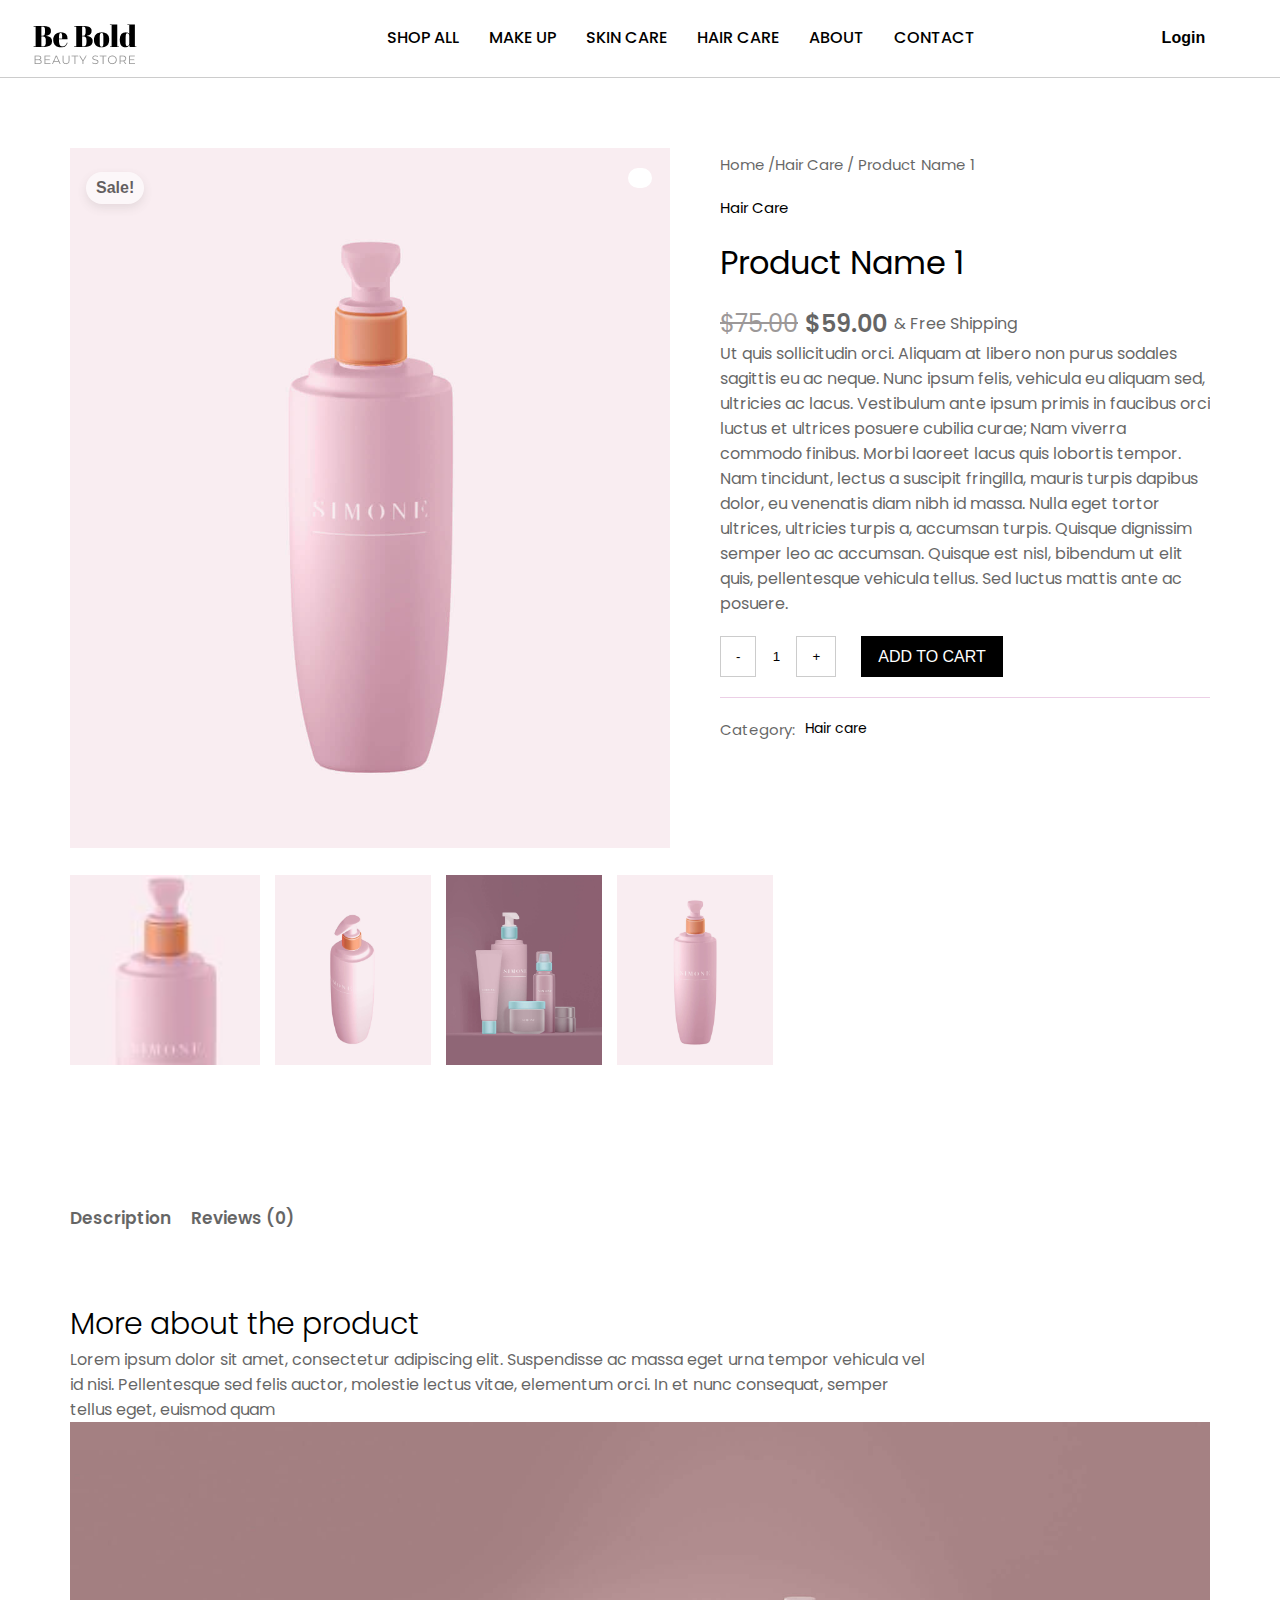
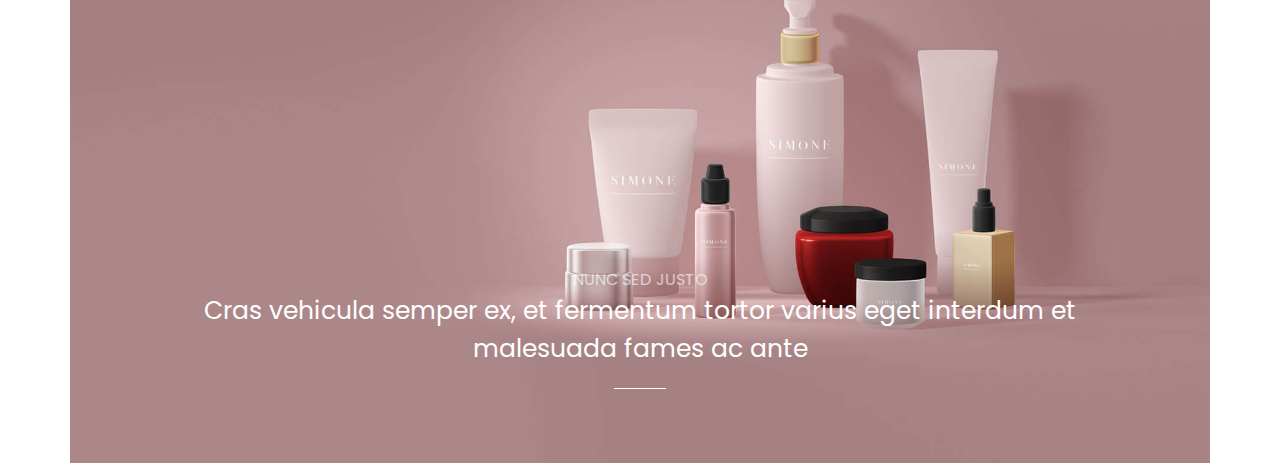
<file: pages/product.html>
<!DOCTYPE html>
<html lang="en">
<head>
    <meta charset="UTF-8">
    <meta name="viewport" content="width=device-width, initial-scale=1.0">
    <link rel="stylesheet" href="./product.css">
    <link
      rel="stylesheet"
      href="https://cdnjs.cloudflare.com/ajax/libs/font-awesome/6.5.1/css/all.min.css"
      integrity="sha512-DTOQO9RWCH3ppGqcWaEA1BIZOC6xxalwEsw9c2QQeAIftl+Vegovlnee1c9QX4TctnWMn13TZye+giMm8e2LwA=="
      crossorigin="anonymous"
      referrerpolicy="no-referrer"
    />
    <title>Document</title>
</head>
<body>
    <div class="header">
        <div class="header_left">
          <img src="../assets/logo.png" />
        </div>
        <div class="header_center">
          <ul class="list">
            <li>
              <a href="#">SHOP ALL</a>
            </li>
            <li>
              <a href="#">MAKE UP</a>
            </li>
            <li>
              <a href="#">SKIN CARE</a>
            </li>
            <li>
              <a href="#">HAIR CARE</a>
            </li>
            <li>
              <a href="#">ABOUT</a>
            </li>
            <li>
              <a href="#">CONTACT</a>
            </li>
          </ul>
        </div>
        <div class="header_right">
          <div class="button_wrap">
            <button>Login</button>
            <i class="fa-solid fa-cart-shopping"></i>
          </div>
        </div>
    </div>
    <div class="info_product">
        <div class="pro_img">
            <div class="main_img">
                <img src="../assets/product-04-a.jpg">
                <button class="main_pro_sales">
                    Sale!
                </button>
                <button class="find">
                    <i class="fa-solid fa-magnifying-glass"></i>
                </button>
            </div>
            <div class="about_img">
                <img src="../assets/product-04-b-100x100.jpg">
                <img src="../assets/product-04-c.jpg">
                <img src="../assets/product-bg-08.jpg">
                <img src="../assets/product-04-a.jpg">
            </div>
        </div>
        <div class="main_info">
            <div class="chose_about">
                <a href="#">Home</a>
                <p> / </p>
                <a href="#">Hair Care</a>
                <p>/ Product Name 1</p>
            </div>
            <a class="chose_here_a" href="#">Hair Care</a>
            <h1 class="main_info_h1">
                Product Name 1
            </h1>
            <div class="main_info_pay">
                <p class="pay_pro_old">
                    $75.00
                </p>
                <p class="pay_pro_new">
                    $59.00
                </p>
                <p class="promotion">
                    & Free Shipping
                </p>
            </div>
            <p class="main_info_text">
                Ut quis sollicitudin orci. Aliquam at libero non purus sodales sagittis eu ac neque. Nunc ipsum felis, vehicula eu aliquam sed, ultricies ac lacus. Vestibulum ante ipsum primis in faucibus orci luctus et ultrices posuere cubilia curae; Nam viverra commodo finibus. Morbi laoreet lacus quis lobortis tempor. Nam tincidunt, lectus a suscipit fringilla, mauris turpis dapibus dolor, eu venenatis diam nibh id massa.
                Nulla eget tortor ultrices, ultricies turpis a, accumsan turpis. Quisque dignissim semper leo ac accumsan. Quisque est nisl, bibendum ut elit quis, pellentesque vehicula tellus. Sed luctus mattis ante ac posuere.
            </p>
            <div class="puschase">
                <div class="de_increase">
                    <button class="decrease_button">-</button>
                    <input type="text" class="pus_input" value="1">
                    <button class="increase_button">+</button>
                </div>
                <button class="pro_addtocart">ADD TO CART</button>
            </div>
            <hr class="main_info_hr">
            <div class="category_link">
                <p class="category">Category:</p>
                <a class="category_a" href="#">Hair care</a>
            </div>
        </div>
    </div>
    <div class="des_and_rev">
      <div class="description">
        Description
      </div>
      <div class="reviews">
        Reviews (0)
      </div>
    </div>
    <div class="more_product">
      <h1 class="more_pro_tiles">
        More about the product
      </h1>
      <p class="more_pro_text">
        Lorem ipsum dolor sit amet, consectetur adipiscing elit. Suspendisse ac massa eget urna tempor vehicula vel id nisi. Pellentesque sed felis auctor, molestie lectus vitae, elementum orci. In et nunc consequat, semper tellus eget, euismod quam
      </p>
      <div class="more_pro_banner">
        <img src="../assets/hero.jpg">
        <div class="more_img_content">
          <p class="more_content_p">
            NUNC SED JUSTO
          </p>
          <h2 class="more_content_h2">
            Cras vehicula semper ex, et fermentum tortor varius eget interdum et malesuada fames ac ante
          </h2>
          <hr class="more_content_hr">
        </div>
      </div>
    </div>
</body>
</html>
</file>
<file: pages/product.css>
@import url('https://fonts.googleapis.com/css2?family=Poppins:wght@300;400;500;600;700;800&display=swap');
*{
    margin: 0;
    padding: 0;
    box-sizing: border-box;
    border: none;
    outline: none;
    list-style: none;
}
html{
    font-family: "Poppins", sans-serif;
}
a{
    text-decoration: none;
    color: unset;
}
.header{
    padding: 8px;
    background-color: #fff;
    border-bottom:1px solid #ccc;
    padding-bottom: 10px;
}
.header_left{
    width: 20%;
}
.header_center{
    width: 50%;
}
.header_right{
    width: 10%;
}
.header, .header_left, .header_right, .header_center, .button_wrap, .list{
    display: flex;
    justify-content: space-between;
    align-items: center;   
}
.header img{
    padding: 10px 10px 0px 25px;
    cursor: pointer;
}
.list{
    gap: 30px;
    font-weight: 500;
}
.list li a{
    text-decoration: none;
    color: unset;
}
.button_wrap{
    gap: 20px;
}
.button_wrap button{
    padding: 10px 16px;
    background: none;
    font-size: 16px;
    font-weight: bold;
    cursor: pointer;
}

.button_wrap i{
    cursor: pointer;
}
/* info_product */
.info_product, .about_img, .chose_about, .main_info_pay,
.puschase, .de_increase, .category_link{
    display: flex;
}
.info_product{
    padding: 70px;
}
.main_img img{
    width: 600px;
    height: 700px;
}
.about_img{
    width: 190px;
    height: 190px;
    margin-top: 20px;
}
.about_img img{
    margin-right: 15px;
    cursor: pointer;
}
.main_img{
    position: relative;
    display: inline-block;
}
.main_pro_sales{
    position: absolute;
    margin: 10px;
    top: 2%;
    left: 1%;
    background-color: #fff;
    border-radius: 90px;
    padding: 7px 10px;
    font-size: 16px;
    font-weight: 600;
    cursor: pointer;
    opacity: 0.6;
    box-shadow: 0px 4px 8px rgba(97, 86, 86, 0.2);
}
.find{
    position: absolute;
    top: 20px;
    right: 3%;
    background-color: #fff;
    border-radius: 90px;
    padding: 10px 12px;
    cursor: pointer;
}
.find i{
    font-size: 18px;
    opacity: 0.6;
}
.main_info{
    margin-left: 50px;
}
.chose_about{
    padding-top: 5px;
}
.chose_about p{
    margin-left: 3px;

}
.chose_about a, p{
    font-weight: 400;
    opacity: 0.6;
    font-size: 15px;
}
.chose_here_a{
    font-size: 15px;
    display: block;
    margin: 20px 0px;
}
.main_info_h1{
    font-weight: 400;
    margin-bottom: 19px;
}
.pay_pro_old, .pay_pro_new{
    font-size: 24px;
}
.pay_pro_old{
    text-decoration: line-through;
    color:rgb(92, 85, 85);
}
.pay_pro_new{
    font-weight: 600;
    opacity: 0.6;
    margin: 0 7px;
}
.promotion{
    font-size: 16px;
    align-items: flex-end;
}
.main_info_pay{
    align-items: center;
}
.main_info_text{
    font-size: 16px;
    font-weight: 400;
    opacity: 0.6;
}
.de_increase{
    align-items: center;
    justify-content: center;
    align-items: center;
}
.pus_input{
    text-align: center;
    width: 40px;
    border: none;
}
.puschase{
    margin: 20px 0px;
}
.decrease_button,
.increase_button {
    padding: 12px 15px;
    background-color: #fff;
    color: #000;
    border: 1px solid #ccc;
    cursor: pointer;
    transition: background-color 0.3s ease;
}
.pro_addtocart{
    margin-left: 25px;
    padding: 2px 17px;
    background-color: black;
    color: #fff;
    font-size: 16px;
    cursor: pointer;
    font-weight: 500;
}
.pro_addtocart:hover{
    color: #fff;
    background-color: rgb(222, 176, 213);
}
.main_info_hr{
    border: none;
    border-top: 1px solid rgb(236, 207, 230);
    width: 100%;
}
.category_link{
    margin-top: 20px;
    gap: 10px;
    font-size: 14px;
}
.des_and_rev{
    display: flex;
    padding: 70px;
    gap: 20px;
    font-size: 17px;
    font-weight: 600;
    opacity: 0.6;
}
.more_product{
    padding: 0 70px;
}
.more_pro_text{
    width: 75%;
    font-size: 16px;
}
.more_pro_tiles{
    font-size: 30px;
    font-weight: 300;
}
.more_pro_banner img{
    max-width: 100%;
}
.more_pro_banner{
    position: relative;
}
.more_content_hr{
    border: none;
    border-top: 1px solid #fff;
    width: 1.4cm;
    margin: 0;
    margin-top: 20px;
}
.more_img_content{
    width: 80%;
    position: absolute;
    bottom: 20px;
    left: 50%;
    display: flex;
    flex-direction: column;
    transform: translate(-50%, -50%);
    align-items: center;
    
}
.more_content_p, .more_content_h2{
    color: #fff;
}
.more_content_p{
    font-size: 16px;
}
.more_content_h2{
    font-size: 25px;
    text-align: center;
    font-weight: 400;
}
</file>
